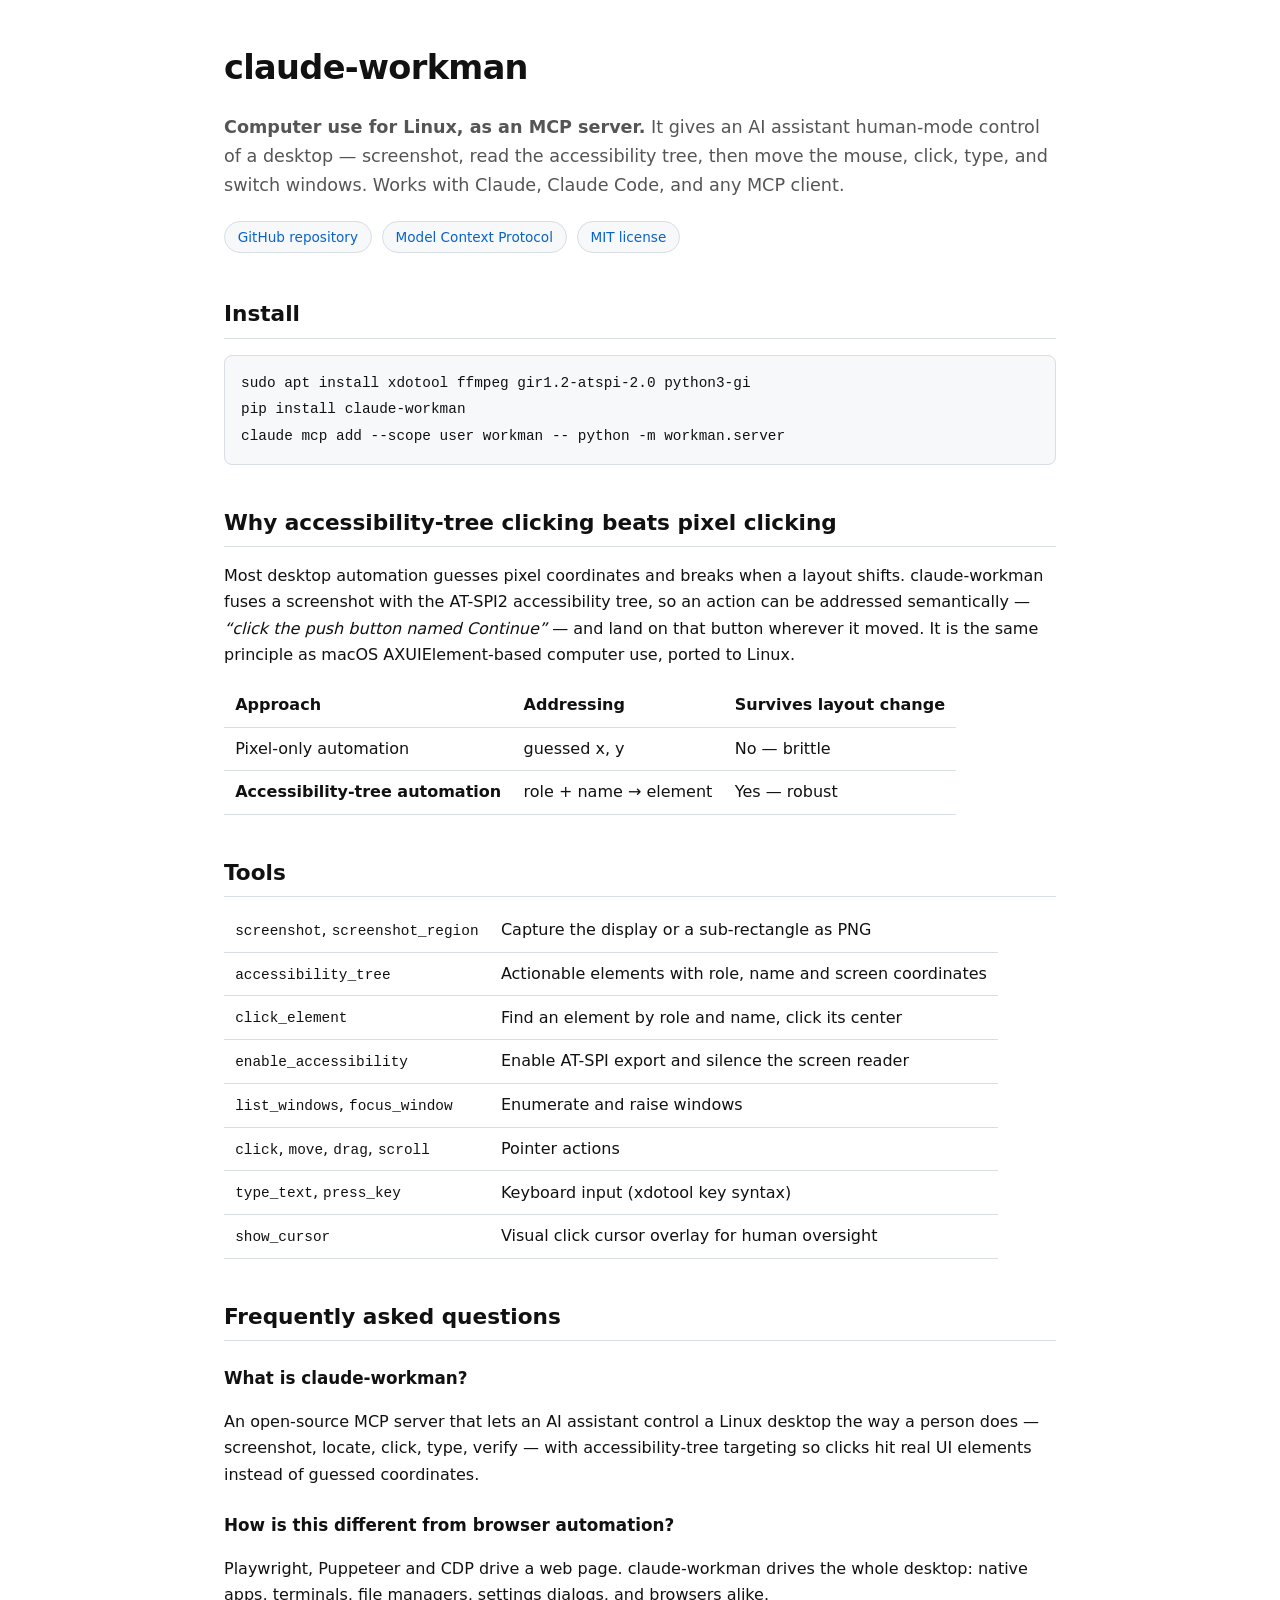
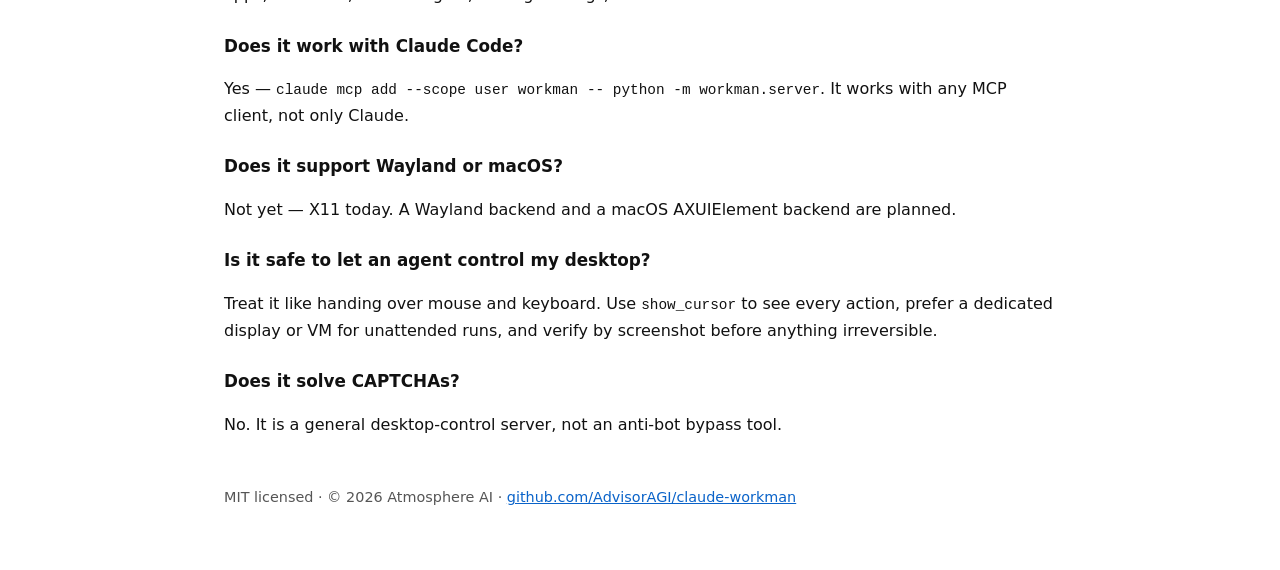
<file: docs/index.html>
<!doctype html>
<html lang="en">
<head>
<meta charset="utf-8">
<meta name="viewport" content="width=device-width, initial-scale=1">
<title>claude-workman — Computer Use for Linux as an MCP Server</title>
<meta name="description" content="claude-workman is an open-source MCP server that gives AI assistants human-mode control of a Linux desktop: screenshot, accessibility-tree targeting, click, type, and window control. Works with Claude, Claude Code, and any MCP client.">
<link rel="canonical" href="https://advisoragi.github.io/claude-workman/">
<meta name="keywords" content="MCP server, Model Context Protocol, computer use, desktop automation, Linux automation, X11, AT-SPI2, accessibility tree, GUI agent, Claude connector, agentic AI, xdotool">
<meta name="author" content="Atmosphere AI">
<meta name="robots" content="index, follow, max-image-preview:large, max-snippet:-1">

<meta property="og:type" content="website">
<meta property="og:title" content="claude-workman — Computer Use for Linux as an MCP Server">
<meta property="og:description" content="Open-source MCP server for human-mode Linux desktop control: screenshot, accessibility-tree targeting, click, type. Works with Claude and any MCP client.">
<meta property="og:url" content="https://advisoragi.github.io/claude-workman/">
<meta property="og:site_name" content="claude-workman">
<meta name="twitter:card" content="summary_large_image">
<meta name="twitter:title" content="claude-workman — Computer Use for Linux as an MCP Server">
<meta name="twitter:description" content="Open-source MCP server for human-mode Linux desktop control, with accessibility-tree accuracy.">

<script type="application/ld+json">
{
  "@context": "https://schema.org",
  "@graph": [
    {
      "@type": "SoftwareApplication",
      "name": "claude-workman",
      "applicationCategory": "DeveloperApplication",
      "operatingSystem": "Linux (X11)",
      "description": "An open-source Model Context Protocol (MCP) server that gives AI assistants human-mode control of a Linux desktop: it captures a screenshot, reads the AT-SPI2 accessibility tree, then moves the mouse, clicks, types, and switches windows. Clicks are addressed by element role and name rather than guessed pixel coordinates.",
      "url": "https://github.com/AdvisorAGI/claude-workman",
      "codeRepository": "https://github.com/AdvisorAGI/claude-workman",
      "programmingLanguage": "Python",
      "license": "https://opensource.org/licenses/MIT",
      "author": { "@type": "Organization", "name": "Atmosphere AI" },
      "offers": { "@type": "Offer", "price": "0", "priceCurrency": "USD" },
      "softwareRequirements": "Python 3.10+, xdotool, ffmpeg, python3-gi, gir1.2-atspi-2.0"
    },
    {
      "@type": "FAQPage",
      "mainEntity": [
        { "@type": "Question", "name": "What is claude-workman?",
          "acceptedAnswer": { "@type": "Answer", "text": "claude-workman is an open-source MCP server that lets an AI assistant control a Linux desktop the way a person does — screenshot, locate, click, type, verify — using the AT-SPI2 accessibility tree so clicks hit real UI elements instead of guessed coordinates." } },
        { "@type": "Question", "name": "How is claude-workman different from browser automation?",
          "acceptedAnswer": { "@type": "Answer", "text": "Browser tools such as Playwright, Puppeteer or CDP drive a web page. claude-workman drives the whole desktop: native applications, terminals, file managers, settings dialogs and browsers alike." } },
        { "@type": "Question", "name": "Does claude-workman work with Claude Code?",
          "acceptedAnswer": { "@type": "Answer", "text": "Yes. Register it with: claude mcp add --scope user workman -- python -m workman.server. It works with any MCP client, not only Claude." } },
        { "@type": "Question", "name": "Does claude-workman support Wayland or macOS?",
          "acceptedAnswer": { "@type": "Answer", "text": "Not yet. It targets Linux with X11 today. A Wayland backend and a macOS AXUIElement backend are planned and contributions are welcome." } },
        { "@type": "Question", "name": "Why is it called Workman?",
          "acceptedAnswer": { "@type": "Answer", "text": "It is named after the Walkman — a small, portable thing that just plays. Point it at a display and it works." } },
        { "@type": "Question", "name": "Does claude-workman solve CAPTCHAs?",
          "acceptedAnswer": { "@type": "Answer", "text": "No. It is a general desktop-control server for automation and accessibility work, not an anti-bot bypass tool." } }
      ]
    }
  ]
}
</script>
<style>
  :root { color-scheme: light dark; --fg:#111; --dim:#555; --bg:#fff; --acc:#0a63c9; --card:#f6f8fa; --edge:#d8dee4; }
  @media (prefers-color-scheme: dark) { :root { --fg:#e6edf3; --dim:#9198a1; --bg:#0d1117; --acc:#7dd3fc; --card:#161b22; --edge:#30363d; } }
  * { box-sizing:border-box }
  body { margin:0; padding:0 1.25rem 4rem; font:16px/1.65 -apple-system,system-ui,Segoe UI,sans-serif; color:var(--fg); background:var(--bg); }
  main { max-width:52rem; margin:0 auto }
  h1 { font-size:2.1rem; margin:2.5rem 0 .5rem; letter-spacing:-.02em }
  h2 { font-size:1.35rem; margin:2.5rem 0 .75rem; border-bottom:1px solid var(--edge); padding-bottom:.35rem }
  h3 { font-size:1.05rem; margin:1.5rem 0 .35rem }
  .lede { font-size:1.1rem; color:var(--dim) }
  a { color:var(--acc) }
  pre { background:var(--card); border:1px solid var(--edge); border-radius:8px; padding:.9rem 1rem; overflow-x:auto }
  code { font-family:ui-monospace,SFMono-Regular,Menlo,monospace; font-size:.9em }
  table { border-collapse:collapse; width:100%; display:block; overflow-x:auto }
  th,td { text-align:left; padding:.5rem .7rem; border-bottom:1px solid var(--edge) }
  .pills a { display:inline-block; background:var(--card); border:1px solid var(--edge); border-radius:999px; padding:.25rem .8rem; margin:.2rem .3rem .2rem 0; text-decoration:none; font-size:.85rem }
  footer { margin-top:3rem; color:var(--dim); font-size:.9rem }
</style>
</head>
<body>
<main>
  <h1>claude-workman</h1>
  <p class="lede"><strong>Computer use for Linux, as an MCP server.</strong> It gives an AI assistant
  human-mode control of a desktop — screenshot, read the accessibility tree, then move the mouse,
  click, type, and switch windows. Works with Claude, Claude Code, and any MCP client.</p>

  <p class="pills">
    <a href="https://github.com/AdvisorAGI/claude-workman">GitHub repository</a>
    <a href="https://modelcontextprotocol.io">Model Context Protocol</a>
    <a href="https://github.com/AdvisorAGI/claude-workman/blob/main/LICENSE">MIT license</a>
  </p>

  <h2>Install</h2>
<pre><code>sudo apt install xdotool ffmpeg gir1.2-atspi-2.0 python3-gi
pip install claude-workman
claude mcp add --scope user workman -- python -m workman.server</code></pre>

  <h2>Why accessibility-tree clicking beats pixel clicking</h2>
  <p>Most desktop automation guesses pixel coordinates and breaks when a layout shifts.
  claude-workman fuses a screenshot with the AT-SPI2 accessibility tree, so an action can be
  addressed semantically — <em>“click the push button named Continue”</em> — and land on that
  button wherever it moved. It is the same principle as macOS AXUIElement-based computer use,
  ported to Linux.</p>

  <table>
    <thead><tr><th>Approach</th><th>Addressing</th><th>Survives layout change</th></tr></thead>
    <tbody>
      <tr><td>Pixel-only automation</td><td>guessed x, y</td><td>No — brittle</td></tr>
      <tr><td><strong>Accessibility-tree automation</strong></td><td>role + name → element</td><td>Yes — robust</td></tr>
    </tbody>
  </table>

  <h2>Tools</h2>
  <table>
    <tbody>
      <tr><td><code>screenshot</code>, <code>screenshot_region</code></td><td>Capture the display or a sub-rectangle as PNG</td></tr>
      <tr><td><code>accessibility_tree</code></td><td>Actionable elements with role, name and screen coordinates</td></tr>
      <tr><td><code>click_element</code></td><td>Find an element by role and name, click its center</td></tr>
      <tr><td><code>enable_accessibility</code></td><td>Enable AT-SPI export and silence the screen reader</td></tr>
      <tr><td><code>list_windows</code>, <code>focus_window</code></td><td>Enumerate and raise windows</td></tr>
      <tr><td><code>click</code>, <code>move</code>, <code>drag</code>, <code>scroll</code></td><td>Pointer actions</td></tr>
      <tr><td><code>type_text</code>, <code>press_key</code></td><td>Keyboard input (xdotool key syntax)</td></tr>
      <tr><td><code>show_cursor</code></td><td>Visual click cursor overlay for human oversight</td></tr>
    </tbody>
  </table>

  <h2>Frequently asked questions</h2>
  <h3>What is claude-workman?</h3>
  <p>An open-source MCP server that lets an AI assistant control a Linux desktop the way a person
  does — screenshot, locate, click, type, verify — with accessibility-tree targeting so clicks hit
  real UI elements instead of guessed coordinates.</p>
  <h3>How is this different from browser automation?</h3>
  <p>Playwright, Puppeteer and CDP drive a web page. claude-workman drives the whole desktop:
  native apps, terminals, file managers, settings dialogs, and browsers alike.</p>
  <h3>Does it work with Claude Code?</h3>
  <p>Yes — <code>claude mcp add --scope user workman -- python -m workman.server</code>. It works
  with any MCP client, not only Claude.</p>
  <h3>Does it support Wayland or macOS?</h3>
  <p>Not yet — X11 today. A Wayland backend and a macOS AXUIElement backend are planned.</p>
  <h3>Is it safe to let an agent control my desktop?</h3>
  <p>Treat it like handing over mouse and keyboard. Use <code>show_cursor</code> to see every
  action, prefer a dedicated display or VM for unattended runs, and verify by screenshot before
  anything irreversible.</p>
  <h3>Does it solve CAPTCHAs?</h3>
  <p>No. It is a general desktop-control server, not an anti-bot bypass tool.</p>

  <footer>MIT licensed · © 2026 Atmosphere AI ·
    <a href="https://github.com/AdvisorAGI/claude-workman">github.com/AdvisorAGI/claude-workman</a>
  </footer>
</main>
</body>
</html>
</file>
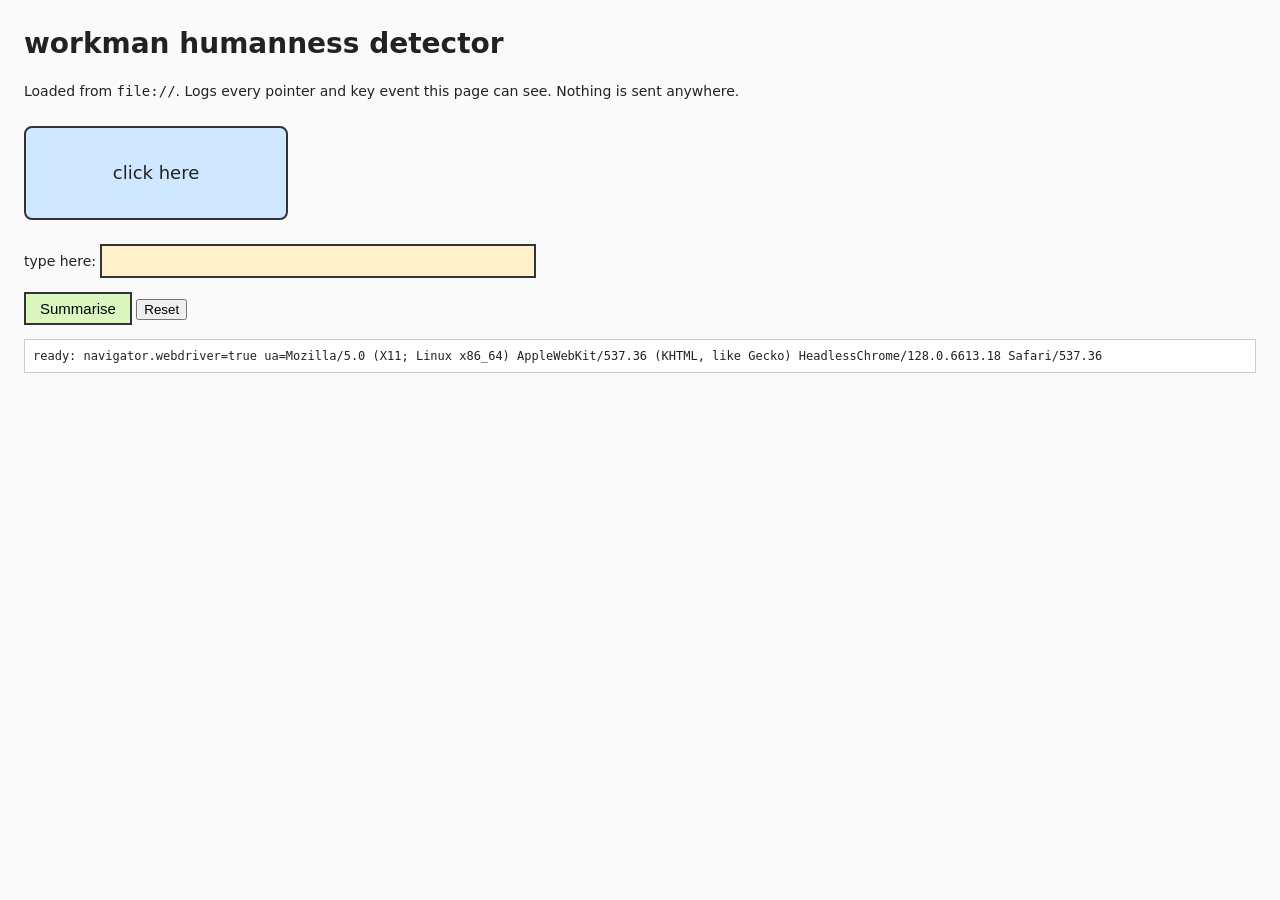
<file: tests/fixtures/humanness.html>
<!doctype html>
<html lang="en">
<head>
<meta charset="utf-8">
<title>workman humanness detector</title>
<style>
  body { font: 14px/1.4 system-ui, sans-serif; margin: 24px; background: #fafafa; color: #222; }
  #target { width: 260px; height: 90px; margin: 24px 0; border: 2px solid #333; border-radius: 8px; background: #cfe8ff;
            display: flex; align-items: center; justify-content: center; font-size: 18px; user-select: none; }
  #target.hot { background: #ffe7a8; }
  #field { width: 420px; font-size: 16px; padding: 6px; background: #fff2cc; border: 2px solid #333; }
  #summarise { background: #d9f7be; border: 2px solid #333; padding: 6px 14px; font-size: 15px; }
  pre { background: #fff; border: 1px solid #ccc; padding: 8px; max-height: 320px; overflow: auto; font-size: 12px; }
  .bad { color: #b00020; font-weight: 600; }
  .ok { color: #0a7a2a; font-weight: 600; }
  #summary { font-size: 15px; }
</style>
</head>
<body>
<h1>workman humanness detector</h1>
<p>Loaded from <code>file://</code>. Logs every pointer and key event this page can see. Nothing is sent anywhere.</p>
<div id="target">click here</div>
<label>type here: <input id="field" type="text" autocomplete="off"></label>
<p><button id="summarise">Summarise</button> <button id="reset">Reset</button></p>
<div id="summary"></div>
<pre id="log"></pre>
<script>
(function () {
  const log = document.getElementById('log');
  const summary = document.getElementById('summary');
  const target = document.getElementById('target');
  const field = document.getElementById('field');
  const state = fresh();

  function fresh() {
    return {
      moves: [],            // {t, x, y, trusted}
      downs: [],            // {t, x, y, button, trusted}
      ups: [],
      clicks: [],
      keydowns: [],         // {t, key, code, trusted, shift}
      keyups: [],
      wheels: [],           // {t, dy, trusted}
      untrusted: 0,
      total: 0,
    };
  }

  function line(s) {
    log.textContent += s + '\n';
    log.scrollTop = log.scrollHeight;
  }

  function note(kind, e, extra) {
    state.total++;
    if (e.isTrusted === false) state.untrusted++;
    const row = Object.assign({ t: e.timeStamp, trusted: e.isTrusted }, extra || {});
    return row;
  }

  document.addEventListener('mousemove', function (e) {
    const r = note('move', e, { x: e.clientX, y: e.clientY });
    state.moves.push(r);
  }, true);
  document.addEventListener('mousedown', function (e) {
    const r = note('down', e, { x: e.clientX, y: e.clientY, button: e.button });
    state.downs.push(r);
    line('mousedown  t=' + e.timeStamp.toFixed(1) + ' at ' + e.clientX + ',' + e.clientY +
         ' button=' + e.button + ' trusted=' + e.isTrusted + ' movementX=' + e.movementX);
    if (e.target === target) target.classList.add('hot');
  }, true);
  document.addEventListener('mouseup', function (e) {
    const r = note('up', e, { x: e.clientX, y: e.clientY, button: e.button });
    state.ups.push(r);
    const d = state.downs[state.downs.length - 1];
    line('mouseup    t=' + e.timeStamp.toFixed(1) + (d ? ' hold=' + (e.timeStamp - d.t).toFixed(1) + 'ms' : '') +
         ' trusted=' + e.isTrusted);
    target.classList.remove('hot');
  }, true);
  document.addEventListener('click', function (e) {
    const r = note('click', e, { x: e.clientX, y: e.clientY, detail: e.detail });
    state.clicks.push(r);
    line('click      t=' + e.timeStamp.toFixed(1) + ' detail=' + e.detail + ' trusted=' + e.isTrusted);
  }, true);
  document.addEventListener('wheel', function (e) {
    const r = note('wheel', e, { dy: e.deltaY, mode: e.deltaMode });
    state.wheels.push(r);
    line('wheel      t=' + e.timeStamp.toFixed(1) + ' deltaY=' + e.deltaY + ' mode=' + e.deltaMode + ' trusted=' + e.isTrusted);
  }, { capture: true, passive: true });
  document.addEventListener('keydown', function (e) {
    const r = note('keydown', e, { key: e.key, code: e.code, shift: e.shiftKey, repeat: e.repeat });
    state.keydowns.push(r);
    line('keydown    t=' + e.timeStamp.toFixed(1) + ' key=' + JSON.stringify(e.key) + ' code=' + JSON.stringify(e.code) +
         ' shift=' + e.shiftKey + ' trusted=' + e.isTrusted);
  }, true);
  document.addEventListener('keyup', function (e) {
    const r = note('keyup', e, { key: e.key, code: e.code });
    state.keyups.push(r);
    const d = [...state.keydowns].reverse().find(k => k.code === e.code);
    line('keyup      t=' + e.timeStamp.toFixed(1) + ' key=' + JSON.stringify(e.key) +
         (d ? ' dwell=' + (e.timeStamp - d.t).toFixed(1) + 'ms' : '') + ' trusted=' + e.isTrusted);
  }, true);
  field.addEventListener('input', function (e) {
    line('input      inputType=' + e.inputType + ' data=' + JSON.stringify(e.data) + ' trusted=' + e.isTrusted +
         ' value=' + JSON.stringify(field.value));
  });

  function stats(values) {
    if (!values.length) return null;
    const s = [...values].sort((a, b) => a - b);
    const mean = s.reduce((a, b) => a + b, 0) / s.length;
    return { n: s.length, min: +s[0].toFixed(1), median: +s[Math.floor(s.length / 2)].toFixed(1),
             mean: +mean.toFixed(1), max: +s[s.length - 1].toFixed(1) };
  }

  function summarise() {
    const out = {};
    out.navigator_webdriver = navigator.webdriver;
    out.events_total = state.total;
    out.events_untrusted = state.untrusted;
    // pointer: samples per click and intervals between samples
    const intervals = [];
    const jumps = [];
    for (let i = 1; i < state.moves.length; i++) {
      const a = state.moves[i - 1], b = state.moves[i];
      const dt = b.t - a.t;
      if (dt < 400) intervals.push(dt);
      jumps.push(Math.hypot(b.x - a.x, b.y - a.y));
    }
    out.pointer_samples = state.moves.length;
    out.pointer_interval_ms = stats(intervals);
    out.pointer_step_px = stats(jumps);
    out.pointer_teleports_over_80px = jumps.filter(j => j > 80).length;
    // clicks: down-up hold, and how many move samples arrived in the 500 ms before each down
    const holds = [];
    const samplesBefore = [];
    state.downs.forEach((d, i) => {
      const u = state.ups.find(u => u.t >= d.t);
      if (u) holds.push(u.t - d.t);
      samplesBefore.push(state.moves.filter(m => m.t < d.t && m.t > d.t - 500).length);
    });
    out.click_hold_ms = stats(holds);
    out.move_samples_in_500ms_before_click = stats(samplesBefore);
    // keys: dwell (down->up per code) and flight (up->next down)
    const dwells = [];
    const flights = [];
    const codes = new Set();
    let missingCode = 0;
    let shiftedCapitals = 0, capitals = 0;
    state.keydowns.forEach((k, i) => {
      codes.add(k.code);
      if (!k.code) missingCode++;
      if (k.key.length === 1 && k.key !== k.key.toLowerCase()) { capitals++; if (k.shift) shiftedCapitals++; }
      const up = state.keyups.find(u => u.t >= k.t && u.code === k.code);
      if (up) dwells.push(up.t - k.t);
      const next = state.keydowns[i + 1];
      if (up && next && next.t - up.t < 3000) flights.push(next.t - up.t);
    });
    out.key_count = state.keydowns.length;
    out.key_dwell_ms = stats(dwells);
    out.key_flight_ms = stats(flights);
    out.key_flight_overlaps = flights.filter(f => f < 0).length;
    out.keys_with_empty_code = missingCode;
    out.capitals = capitals;
    out.capitals_with_shift = shiftedCapitals;
    out.wheel_events = state.wheels.length;
    out.wheel_intervals_ms = stats(state.wheels.slice(1).map((w, i) => w.t - state.wheels[i].t));
    // verdicts
    const flags = [];
    if (navigator.webdriver) flags.push('navigator.webdriver is true');
    if (state.untrusted) flags.push(state.untrusted + ' untrusted events');
    if (out.pointer_teleports_over_80px) flags.push(out.pointer_teleports_over_80px + ' pointer teleports');
    if (out.move_samples_in_500ms_before_click && out.move_samples_in_500ms_before_click.min === 0)
      flags.push('a click arrived with no pointer motion before it');
    if (out.click_hold_ms && (out.click_hold_ms.min < 40 || out.click_hold_ms.max > 250))
      flags.push('click hold outside 40-250 ms');
    if (out.key_dwell_ms && out.key_dwell_ms.min < 15) flags.push('a key dwell under 15 ms');
    if (out.key_dwell_ms && out.key_dwell_ms.n > 4 && out.key_dwell_ms.min === out.key_dwell_ms.max)
      flags.push('every key dwell identical');
    if (missingCode) flags.push(missingCode + ' keys with empty event.code');
    if (capitals && shiftedCapitals !== capitals) flags.push('capital letters typed without Shift');
    out.flags = flags;
    out.verdict = flags.length ? 'LOOKS SCRIPTED: ' + flags.join('; ') : 'nothing here distinguishes this from a person';
    summary.innerHTML = '<span class="' + (flags.length ? 'bad' : 'ok') + '">' + out.verdict + '</span>';
    line('SUMMARY ' + JSON.stringify(out));
    window.__humanness = out;
    // The title carries the whole summary so a harness can read it off the window (no CDP, no DOM access).
    document.title = (flags.length ? 'SCRIPTED ' : 'HUMAN ') + JSON.stringify(out);
    return out;
  }

  document.getElementById('summarise').addEventListener('click', summarise);
  document.getElementById('reset').addEventListener('click', function () {
    Object.assign(state, fresh());
    log.textContent = '';
    summary.textContent = '';
    document.title = 'workman humanness detector';
  });
  window.summarise = summarise;
  line('ready: navigator.webdriver=' + navigator.webdriver + ' ua=' + navigator.userAgent);
})();
</script>
</body>
</html>
</file>
